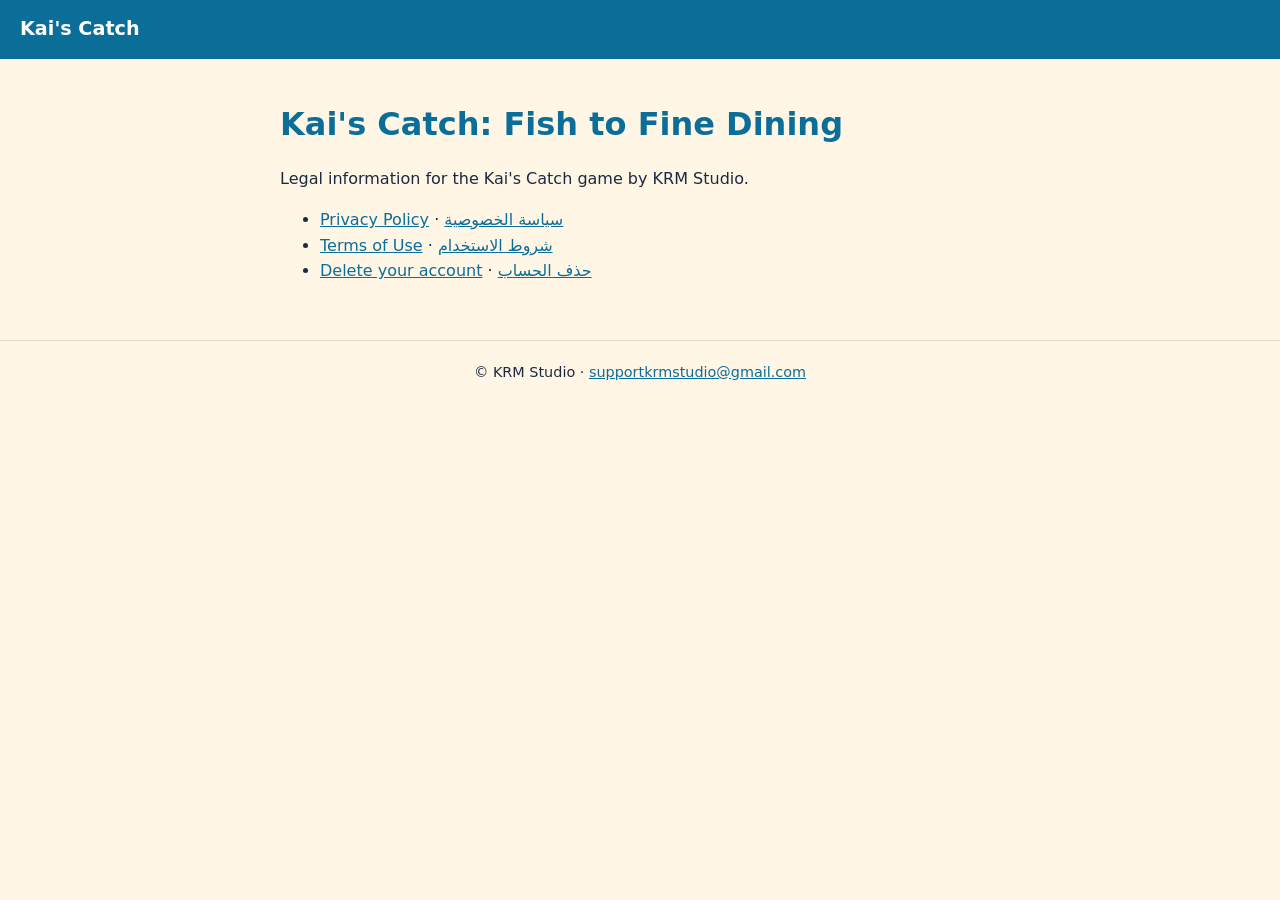
<file: index.html>
<!doctype html>
<html lang="en" dir="ltr">
<head>
<meta charset="utf-8">
<meta name="viewport" content="width=device-width, initial-scale=1">
<title>Legal · Kai's Catch</title>
<link rel="stylesheet" href="style.css">
</head>
<body>
<header><a class="brand" href="index.html">Kai's Catch</a><a class="lang" href="index.html"></a></header>
<main>
<h1>Kai's Catch: Fish to Fine Dining</h1>
<p>Legal information for the Kai's Catch game by KRM Studio.</p>
<ul>
<li><a href="privacy.html">Privacy Policy</a> · <a href="privacy-ar.html">سياسة الخصوصية</a></li>
<li><a href="terms.html">Terms of Use</a> · <a href="terms-ar.html">شروط الاستخدام</a></li>
<li><a href="delete-account.html">Delete your account</a> · <a href="delete-account-ar.html">حذف الحساب</a></li>
</ul>
</main>
<footer>© KRM Studio · <a href="mailto:supportkrmstudio@gmail.com">supportkrmstudio@gmail.com</a></footer>
</body>
</html>
</file>
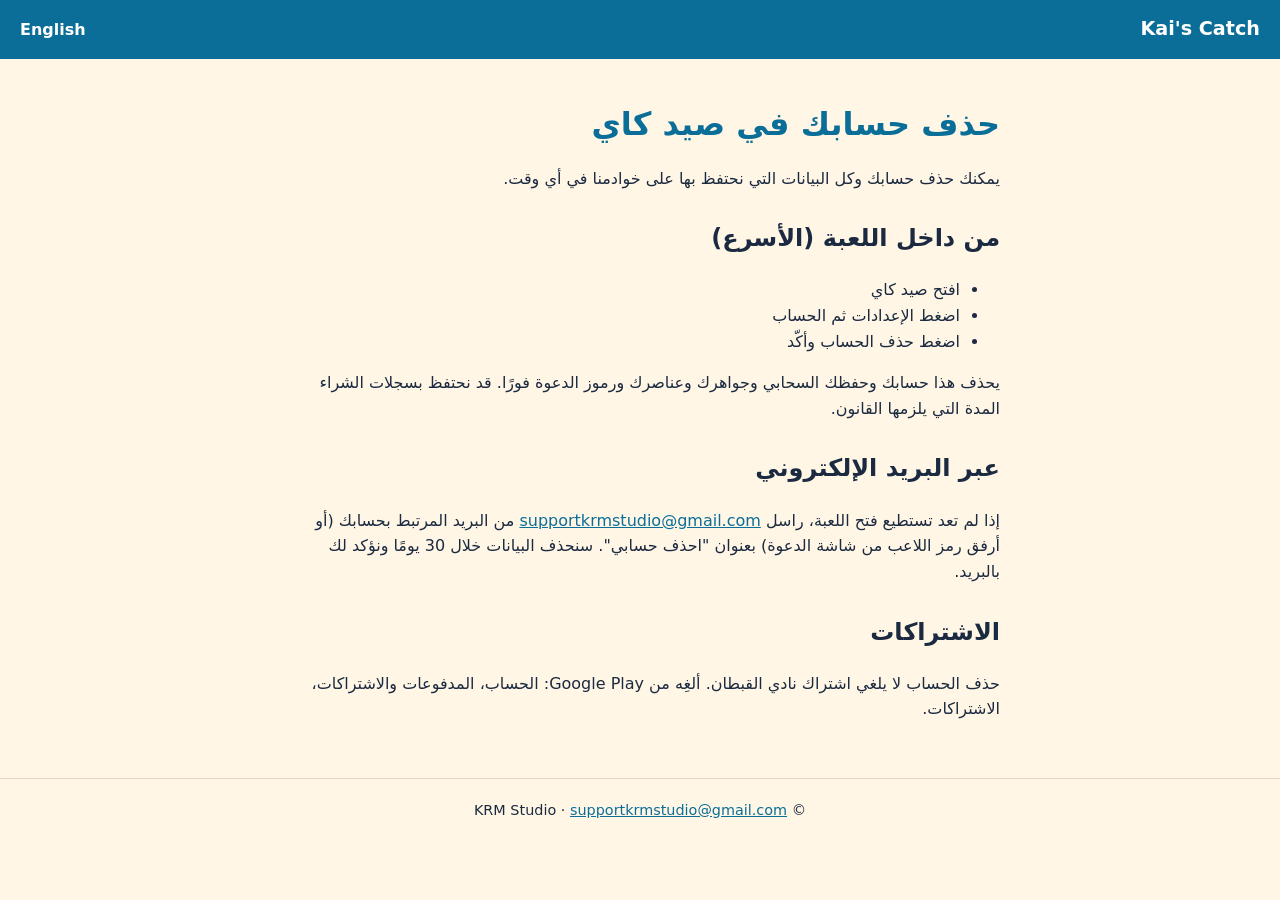
<file: delete-account-ar.html>
<!doctype html>
<html lang="ar" dir="rtl">
<head>
<meta charset="utf-8">
<meta name="viewport" content="width=device-width, initial-scale=1">
<title>حذف حسابك في صيد كاي · Kai's Catch</title>
<link rel="stylesheet" href="style.css">
</head>
<body>
<header><a class="brand" href="index.html">Kai's Catch</a><a class="lang" href="delete-account.html">English</a></header>
<main>
<h1>حذف حسابك في صيد كاي</h1>
<p>يمكنك حذف حسابك وكل البيانات التي نحتفظ بها على خوادمنا في أي وقت.</p>
<h2>من داخل اللعبة (الأسرع)</h2>
<ul>
<li>افتح صيد كاي</li>
<li>اضغط الإعدادات ثم الحساب</li>
<li>اضغط حذف الحساب وأكّد</li>
</ul>
<p>يحذف هذا حسابك وحفظك السحابي وجواهرك وعناصرك ورموز الدعوة فورًا. قد نحتفظ بسجلات الشراء المدة التي يلزمها القانون.</p>
<h2>عبر البريد الإلكتروني</h2>
<p>إذا لم تعد تستطيع فتح اللعبة، راسل <a href="mailto:supportkrmstudio@gmail.com">supportkrmstudio@gmail.com</a> من البريد المرتبط بحسابك (أو أرفق رمز اللاعب من شاشة الدعوة) بعنوان "احذف حسابي". سنحذف البيانات خلال 30 يومًا ونؤكد لك بالبريد.</p>
<h2>الاشتراكات</h2>
<p>حذف الحساب لا يلغي اشتراك نادي القبطان. ألغِه من Google Play: الحساب، المدفوعات والاشتراكات، الاشتراكات.</p>
</main>
<footer>© KRM Studio · <a href="mailto:supportkrmstudio@gmail.com">supportkrmstudio@gmail.com</a></footer>
</body>
</html>
</file>
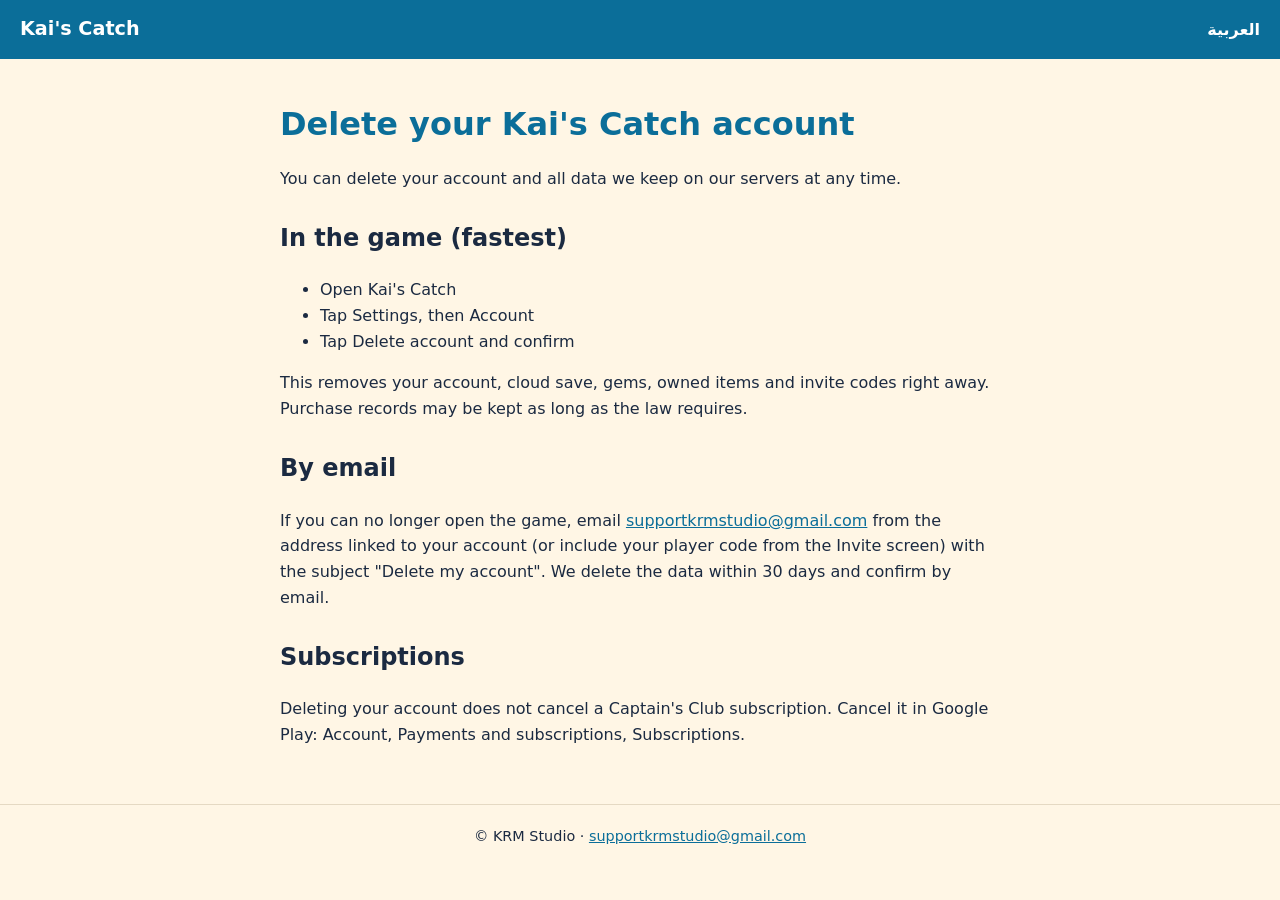
<file: delete-account.html>
<!doctype html>
<html lang="en" dir="ltr">
<head>
<meta charset="utf-8">
<meta name="viewport" content="width=device-width, initial-scale=1">
<title>Delete your Kai's Catch account · Kai's Catch</title>
<link rel="stylesheet" href="style.css">
</head>
<body>
<header><a class="brand" href="index.html">Kai's Catch</a><a class="lang" href="delete-account-ar.html">العربية</a></header>
<main>
<h1>Delete your Kai's Catch account</h1>
<p>You can delete your account and all data we keep on our servers at any time.</p>
<h2>In the game (fastest)</h2>
<ul>
<li>Open Kai's Catch</li>
<li>Tap Settings, then Account</li>
<li>Tap Delete account and confirm</li>
</ul>
<p>This removes your account, cloud save, gems, owned items and invite codes right away. Purchase records may be kept as long as the law requires.</p>
<h2>By email</h2>
<p>If you can no longer open the game, email <a href="mailto:supportkrmstudio@gmail.com">supportkrmstudio@gmail.com</a> from the address linked to your account (or include your player code from the Invite screen) with the subject "Delete my account". We delete the data within 30 days and confirm by email.</p>
<h2>Subscriptions</h2>
<p>Deleting your account does not cancel a Captain's Club subscription. Cancel it in Google Play: Account, Payments and subscriptions, Subscriptions.</p>
</main>
<footer>© KRM Studio · <a href="mailto:supportkrmstudio@gmail.com">supportkrmstudio@gmail.com</a></footer>
</body>
</html>
</file>
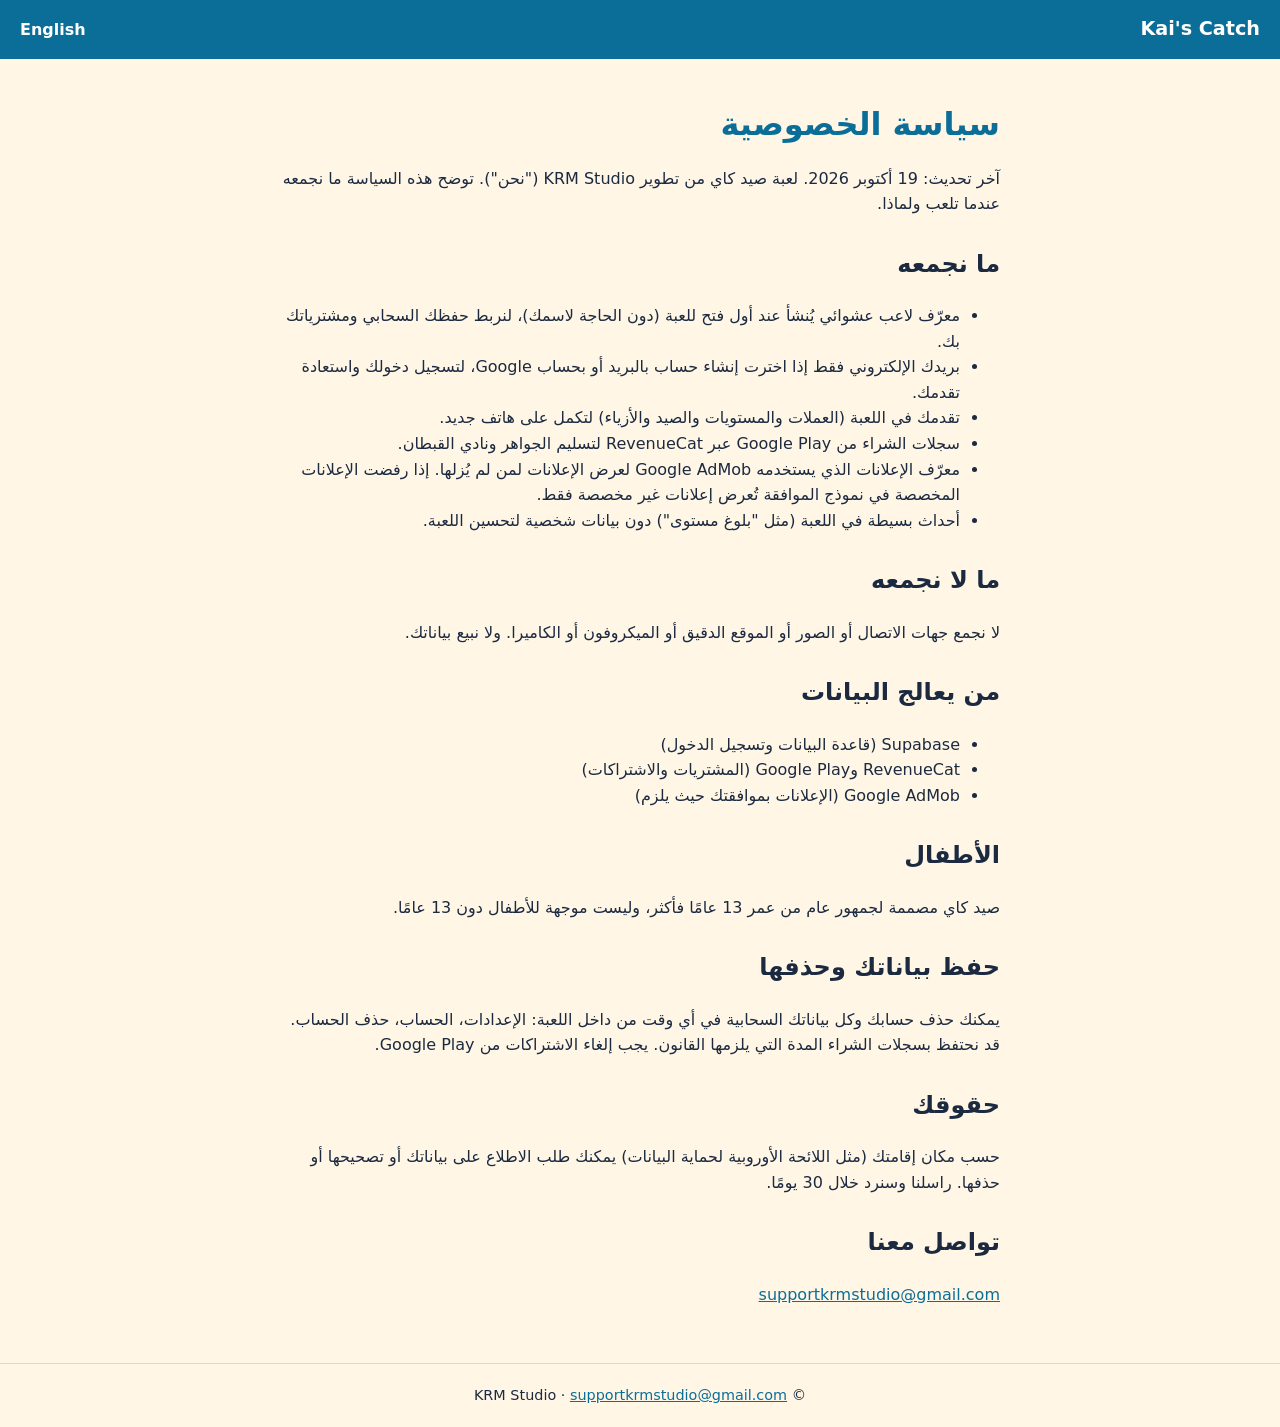
<file: privacy-ar.html>
<!doctype html>
<html lang="ar" dir="rtl">
<head>
<meta charset="utf-8">
<meta name="viewport" content="width=device-width, initial-scale=1">
<title>سياسة الخصوصية · Kai's Catch</title>
<link rel="stylesheet" href="style.css">
</head>
<body>
<header><a class="brand" href="index.html">Kai's Catch</a><a class="lang" href="privacy.html">English</a></header>
<main>
<h1>سياسة الخصوصية</h1>
<p>آخر تحديث: 19 أكتوبر 2026. لعبة صيد كاي من تطوير KRM Studio ("نحن"). توضح هذه السياسة ما نجمعه عندما تلعب ولماذا.</p>
<h2>ما نجمعه</h2>
<ul>
<li>معرّف لاعب عشوائي يُنشأ عند أول فتح للعبة (دون الحاجة لاسمك)، لنربط حفظك السحابي ومشترياتك بك.</li>
<li>بريدك الإلكتروني فقط إذا اخترت إنشاء حساب بالبريد أو بحساب Google، لتسجيل دخولك واستعادة تقدمك.</li>
<li>تقدمك في اللعبة (العملات والمستويات والصيد والأزياء) لتكمل على هاتف جديد.</li>
<li>سجلات الشراء من Google Play عبر RevenueCat لتسليم الجواهر ونادي القبطان.</li>
<li>معرّف الإعلانات الذي يستخدمه Google AdMob لعرض الإعلانات لمن لم يُزلها. إذا رفضت الإعلانات المخصصة في نموذج الموافقة تُعرض إعلانات غير مخصصة فقط.</li>
<li>أحداث بسيطة في اللعبة (مثل "بلوغ مستوى") دون بيانات شخصية لتحسين اللعبة.</li>
</ul>
<h2>ما لا نجمعه</h2>
<p>لا نجمع جهات الاتصال أو الصور أو الموقع الدقيق أو الميكروفون أو الكاميرا. ولا نبيع بياناتك.</p>
<h2>من يعالج البيانات</h2>
<ul>
<li>Supabase (قاعدة البيانات وتسجيل الدخول)</li>
<li>RevenueCat وGoogle Play (المشتريات والاشتراكات)</li>
<li>Google AdMob (الإعلانات بموافقتك حيث يلزم)</li>
</ul>
<h2>الأطفال</h2>
<p>صيد كاي مصممة لجمهور عام من عمر 13 عامًا فأكثر، وليست موجهة للأطفال دون 13 عامًا.</p>
<h2>حفظ بياناتك وحذفها</h2>
<p>يمكنك حذف حسابك وكل بياناتك السحابية في أي وقت من داخل اللعبة: الإعدادات، الحساب، حذف الحساب. قد نحتفظ بسجلات الشراء المدة التي يلزمها القانون. يجب إلغاء الاشتراكات من Google Play.</p>
<h2>حقوقك</h2>
<p>حسب مكان إقامتك (مثل اللائحة الأوروبية لحماية البيانات) يمكنك طلب الاطلاع على بياناتك أو تصحيحها أو حذفها. راسلنا وسنرد خلال 30 يومًا.</p>
<h2>تواصل معنا</h2>
<p><a href="mailto:supportkrmstudio@gmail.com">supportkrmstudio@gmail.com</a></p>
</main>
<footer>© KRM Studio · <a href="mailto:supportkrmstudio@gmail.com">supportkrmstudio@gmail.com</a></footer>
</body>
</html>
</file>
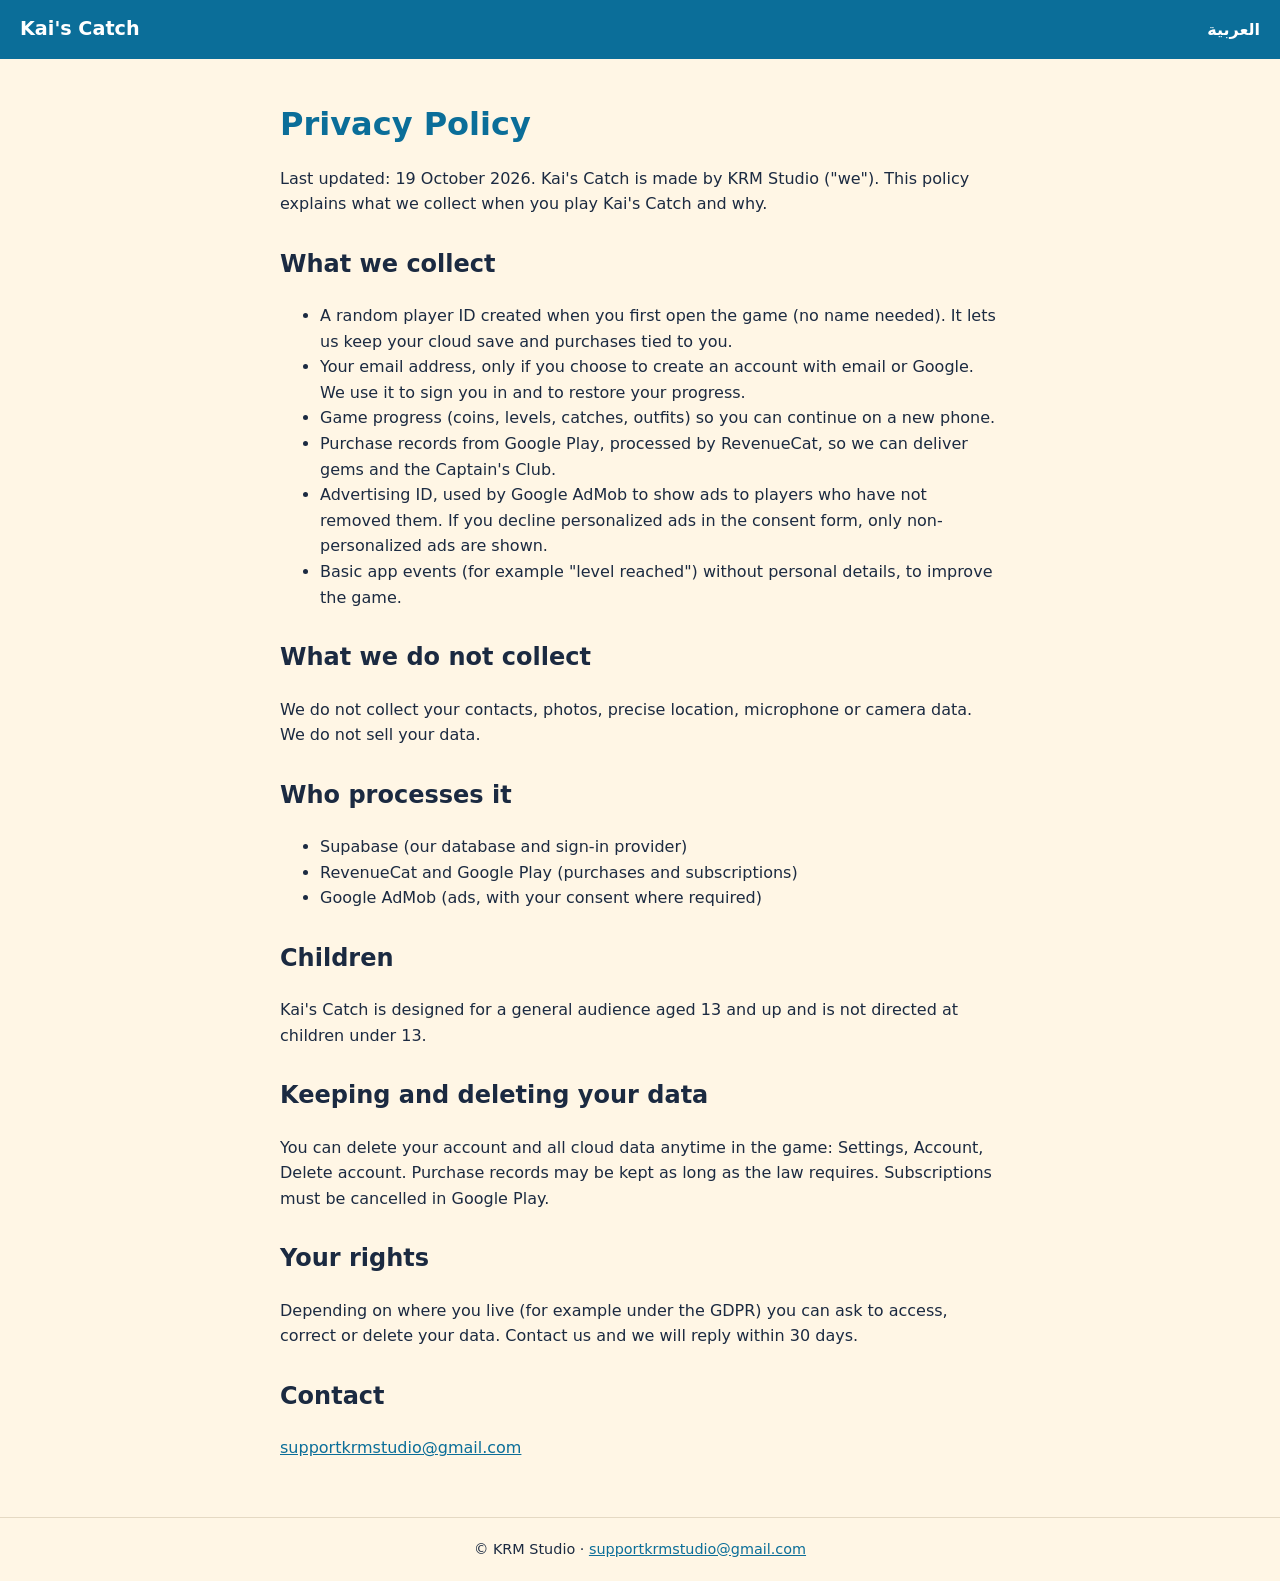
<file: privacy.html>
<!doctype html>
<html lang="en" dir="ltr">
<head>
<meta charset="utf-8">
<meta name="viewport" content="width=device-width, initial-scale=1">
<title>Privacy Policy · Kai's Catch</title>
<link rel="stylesheet" href="style.css">
</head>
<body>
<header><a class="brand" href="index.html">Kai's Catch</a><a class="lang" href="privacy-ar.html">العربية</a></header>
<main>
<h1>Privacy Policy</h1>
<p>Last updated: 19 October 2026. Kai's Catch is made by KRM Studio ("we"). This policy explains what we collect when you play Kai's Catch and why.</p>
<h2>What we collect</h2>
<ul>
<li>A random player ID created when you first open the game (no name needed). It lets us keep your cloud save and purchases tied to you.</li>
<li>Your email address, only if you choose to create an account with email or Google. We use it to sign you in and to restore your progress.</li>
<li>Game progress (coins, levels, catches, outfits) so you can continue on a new phone.</li>
<li>Purchase records from Google Play, processed by RevenueCat, so we can deliver gems and the Captain's Club.</li>
<li>Advertising ID, used by Google AdMob to show ads to players who have not removed them. If you decline personalized ads in the consent form, only non-personalized ads are shown.</li>
<li>Basic app events (for example "level reached") without personal details, to improve the game.</li>
</ul>
<h2>What we do not collect</h2>
<p>We do not collect your contacts, photos, precise location, microphone or camera data. We do not sell your data.</p>
<h2>Who processes it</h2>
<ul>
<li>Supabase (our database and sign-in provider)</li>
<li>RevenueCat and Google Play (purchases and subscriptions)</li>
<li>Google AdMob (ads, with your consent where required)</li>
</ul>
<h2>Children</h2>
<p>Kai's Catch is designed for a general audience aged 13 and up and is not directed at children under 13.</p>
<h2>Keeping and deleting your data</h2>
<p>You can delete your account and all cloud data anytime in the game: Settings, Account, Delete account. Purchase records may be kept as long as the law requires. Subscriptions must be cancelled in Google Play.</p>
<h2>Your rights</h2>
<p>Depending on where you live (for example under the GDPR) you can ask to access, correct or delete your data. Contact us and we will reply within 30 days.</p>
<h2>Contact</h2>
<p><a href="mailto:supportkrmstudio@gmail.com">supportkrmstudio@gmail.com</a></p>
</main>
<footer>© KRM Studio · <a href="mailto:supportkrmstudio@gmail.com">supportkrmstudio@gmail.com</a></footer>
</body>
</html>
</file>
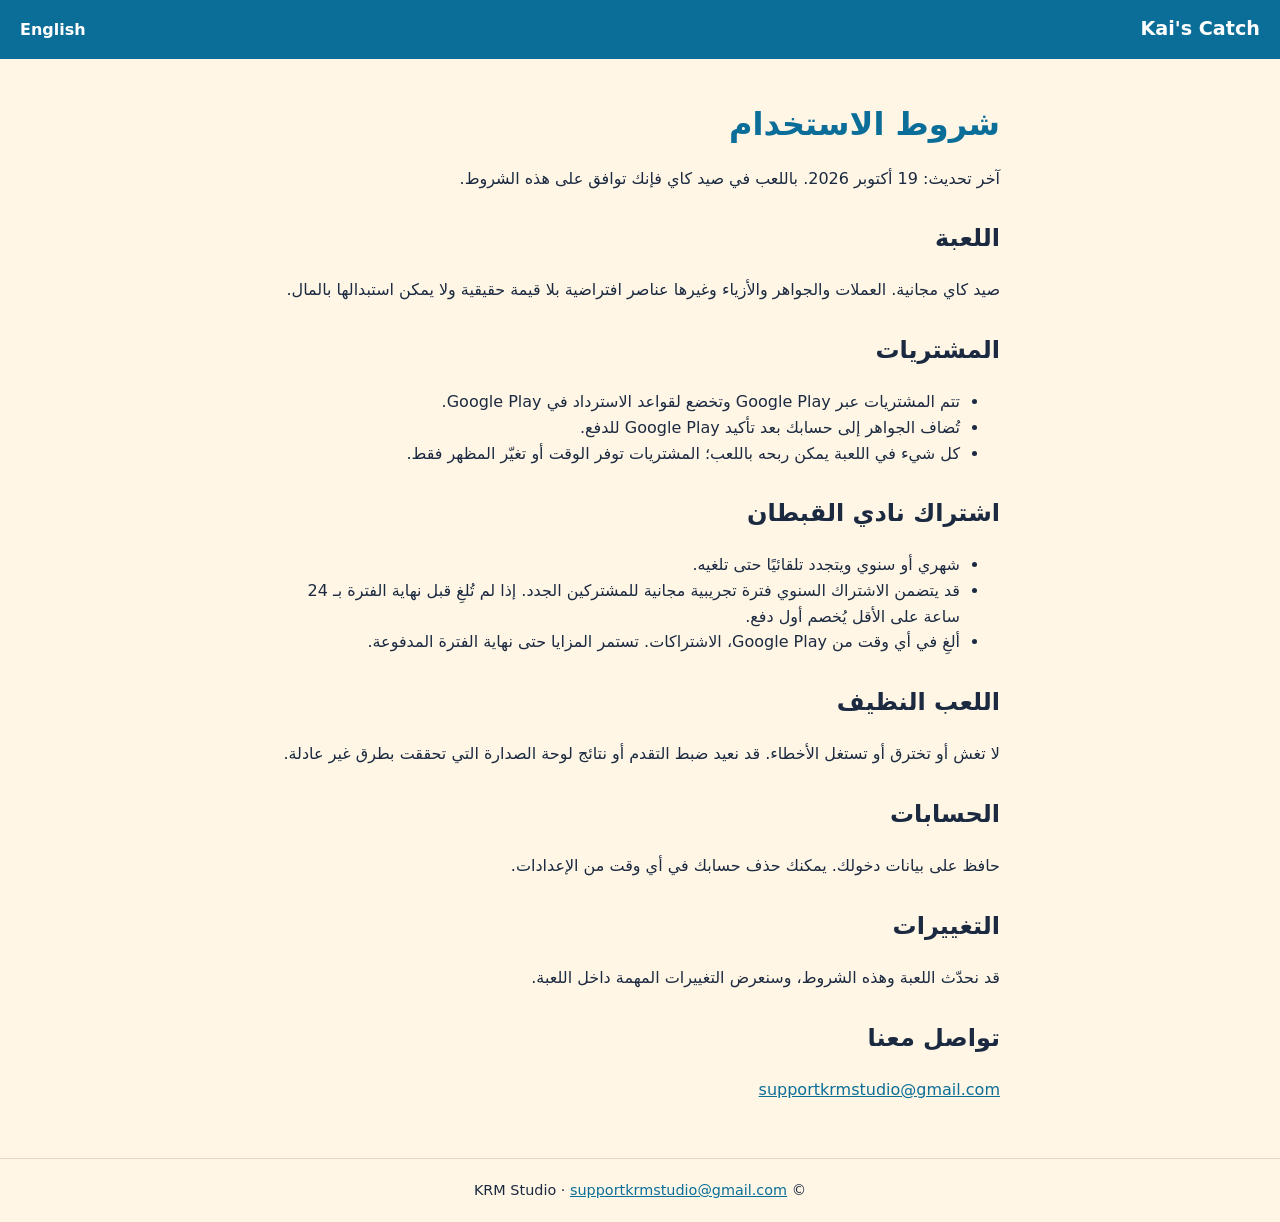
<file: terms-ar.html>
<!doctype html>
<html lang="ar" dir="rtl">
<head>
<meta charset="utf-8">
<meta name="viewport" content="width=device-width, initial-scale=1">
<title>شروط الاستخدام · Kai's Catch</title>
<link rel="stylesheet" href="style.css">
</head>
<body>
<header><a class="brand" href="index.html">Kai's Catch</a><a class="lang" href="terms.html">English</a></header>
<main>
<h1>شروط الاستخدام</h1>
<p>آخر تحديث: 19 أكتوبر 2026. باللعب في صيد كاي فإنك توافق على هذه الشروط.</p>
<h2>اللعبة</h2>
<p>صيد كاي مجانية. العملات والجواهر والأزياء وغيرها عناصر افتراضية بلا قيمة حقيقية ولا يمكن استبدالها بالمال.</p>
<h2>المشتريات</h2>
<ul>
<li>تتم المشتريات عبر Google Play وتخضع لقواعد الاسترداد في Google Play.</li>
<li>تُضاف الجواهر إلى حسابك بعد تأكيد Google Play للدفع.</li>
<li>كل شيء في اللعبة يمكن ربحه باللعب؛ المشتريات توفر الوقت أو تغيّر المظهر فقط.</li>
</ul>
<h2>اشتراك نادي القبطان</h2>
<ul>
<li>شهري أو سنوي ويتجدد تلقائيًا حتى تلغيه.</li>
<li>قد يتضمن الاشتراك السنوي فترة تجريبية مجانية للمشتركين الجدد. إذا لم تُلغِ قبل نهاية الفترة بـ 24 ساعة على الأقل يُخصم أول دفع.</li>
<li>ألغِ في أي وقت من Google Play، الاشتراكات. تستمر المزايا حتى نهاية الفترة المدفوعة.</li>
</ul>
<h2>اللعب النظيف</h2>
<p>لا تغش أو تخترق أو تستغل الأخطاء. قد نعيد ضبط التقدم أو نتائج لوحة الصدارة التي تحققت بطرق غير عادلة.</p>
<h2>الحسابات</h2>
<p>حافظ على بيانات دخولك. يمكنك حذف حسابك في أي وقت من الإعدادات.</p>
<h2>التغييرات</h2>
<p>قد نحدّث اللعبة وهذه الشروط، وسنعرض التغييرات المهمة داخل اللعبة.</p>
<h2>تواصل معنا</h2>
<p><a href="mailto:supportkrmstudio@gmail.com">supportkrmstudio@gmail.com</a></p>
</main>
<footer>© KRM Studio · <a href="mailto:supportkrmstudio@gmail.com">supportkrmstudio@gmail.com</a></footer>
</body>
</html>
</file>
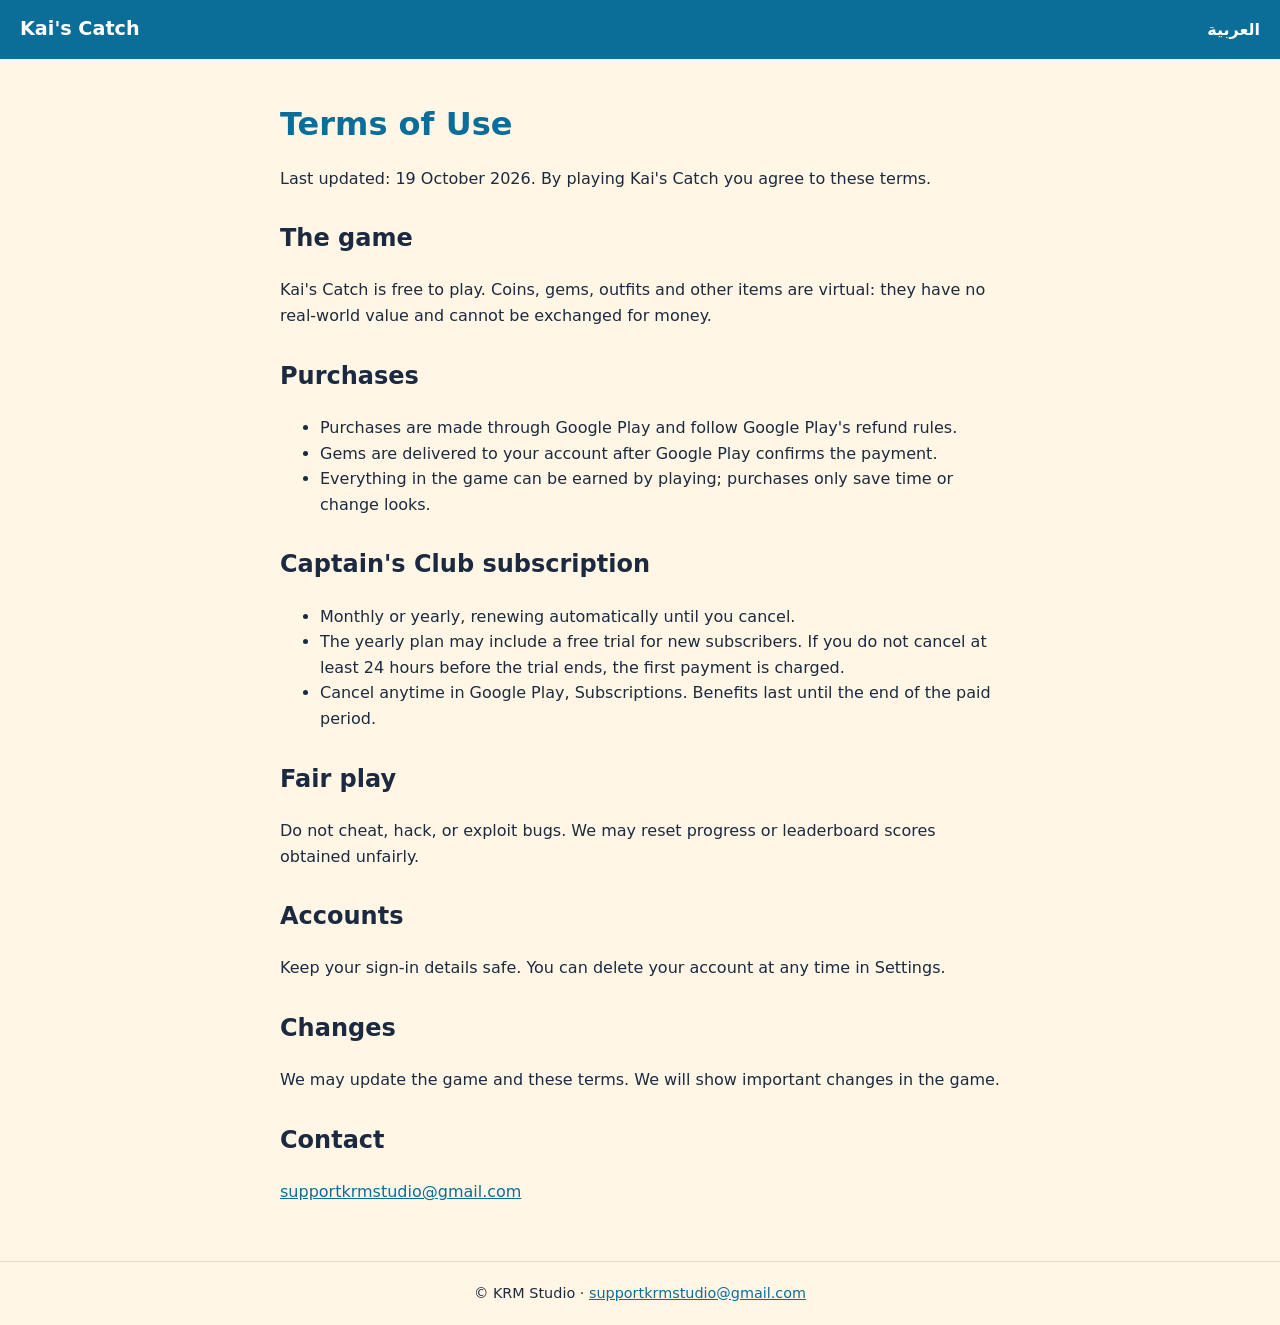
<file: terms.html>
<!doctype html>
<html lang="en" dir="ltr">
<head>
<meta charset="utf-8">
<meta name="viewport" content="width=device-width, initial-scale=1">
<title>Terms of Use · Kai's Catch</title>
<link rel="stylesheet" href="style.css">
</head>
<body>
<header><a class="brand" href="index.html">Kai's Catch</a><a class="lang" href="terms-ar.html">العربية</a></header>
<main>
<h1>Terms of Use</h1>
<p>Last updated: 19 October 2026. By playing Kai's Catch you agree to these terms.</p>
<h2>The game</h2>
<p>Kai's Catch is free to play. Coins, gems, outfits and other items are virtual: they have no real-world value and cannot be exchanged for money.</p>
<h2>Purchases</h2>
<ul>
<li>Purchases are made through Google Play and follow Google Play's refund rules.</li>
<li>Gems are delivered to your account after Google Play confirms the payment.</li>
<li>Everything in the game can be earned by playing; purchases only save time or change looks.</li>
</ul>
<h2>Captain's Club subscription</h2>
<ul>
<li>Monthly or yearly, renewing automatically until you cancel.</li>
<li>The yearly plan may include a free trial for new subscribers. If you do not cancel at least 24 hours before the trial ends, the first payment is charged.</li>
<li>Cancel anytime in Google Play, Subscriptions. Benefits last until the end of the paid period.</li>
</ul>
<h2>Fair play</h2>
<p>Do not cheat, hack, or exploit bugs. We may reset progress or leaderboard scores obtained unfairly.</p>
<h2>Accounts</h2>
<p>Keep your sign-in details safe. You can delete your account at any time in Settings.</p>
<h2>Changes</h2>
<p>We may update the game and these terms. We will show important changes in the game.</p>
<h2>Contact</h2>
<p><a href="mailto:supportkrmstudio@gmail.com">supportkrmstudio@gmail.com</a></p>
</main>
<footer>© KRM Studio · <a href="mailto:supportkrmstudio@gmail.com">supportkrmstudio@gmail.com</a></footer>
</body>
</html>
</file>
<file: style.css>
:root{--sea:#0B6E99;--ink:#1B2A41;--sand:#FFF6E5;--coral:#FF7F50}
*{box-sizing:border-box}
body{margin:0;font-family:system-ui,-apple-system,"Segoe UI",Roboto,"Noto Sans Arabic",sans-serif;background:var(--sand);color:var(--ink);line-height:1.6}
header{display:flex;justify-content:space-between;align-items:center;padding:14px 20px;background:var(--sea)}
header a{color:#fff;text-decoration:none;font-weight:700}
.brand{font-size:1.2rem}
main{max-width:760px;margin:0 auto;padding:24px 20px 40px}
h1{color:var(--sea);line-height:1.25}
h2{margin-top:28px}
a{color:var(--sea)}
footer{text-align:center;padding:20px;font-size:.9rem;border-top:1px solid #e5d9c3}
</file>
